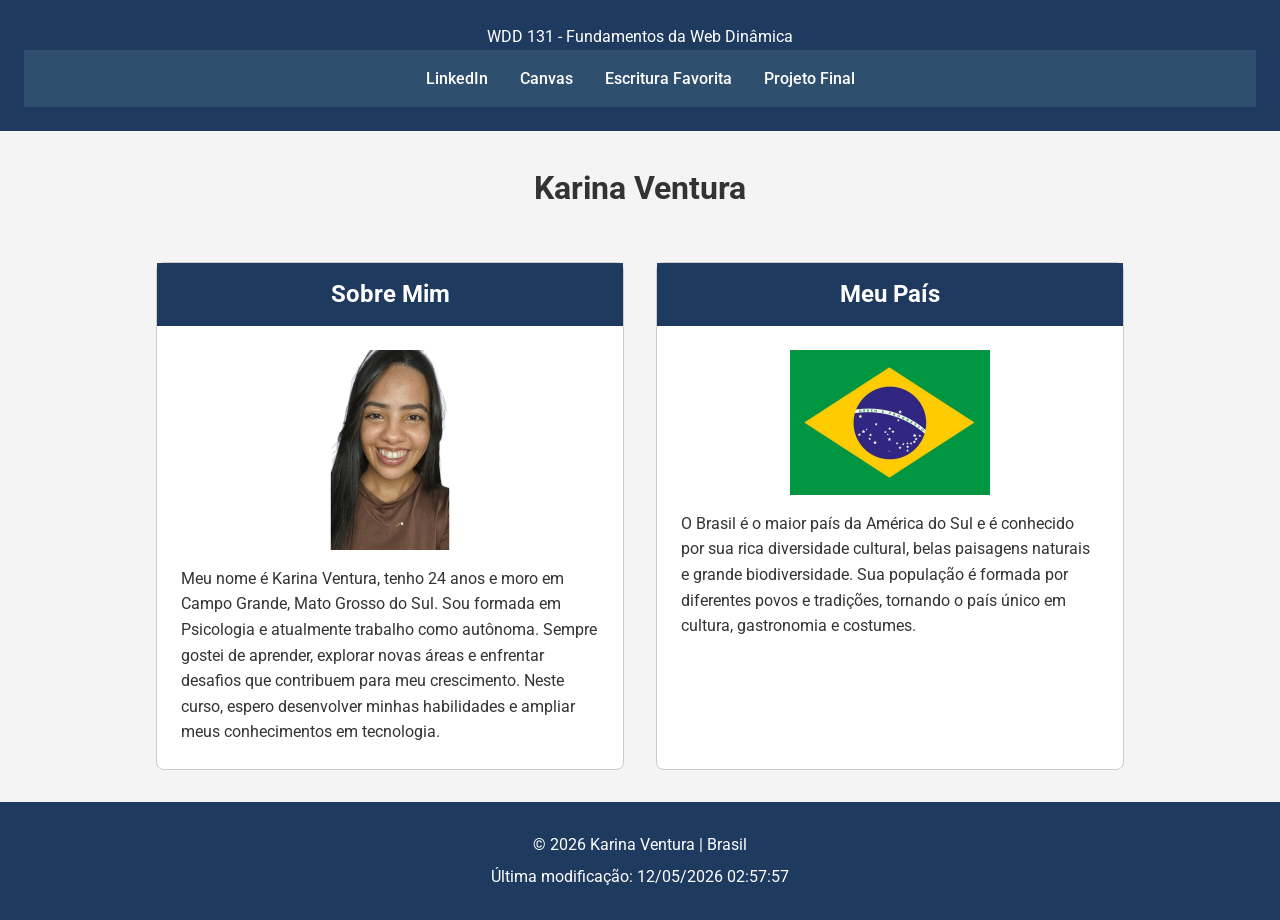
<file: index.html>
<!DOCTYPE html>
<html lang="pt-BR">

<head>
    <meta charset="UTF-8">
    <meta name="viewport" content="width=device-width, initial-scale=1.0">
    <title>WDD 131 - Fundamentos da Web Dinâmica - Karina Ventura</title>
    <meta name="description"
        content="WDD 131 - Fundamentos da Web Dinâmica. Karina Ventura. Página inicial do curso com apresentação pessoal, recursos do curso e projeto final.">
    <meta name="author" content="Karina Ventura">
    <link rel="preconnect" href="https://fonts.googleapis.com">
    <link rel="preconnect" href="https://fonts.gstatic.com" crossorigin>
    <link href="https://fonts.googleapis.com/css2?family=Roboto:wght@300;400;500;700&family=Merriweather:wght@700&display=swap"
        rel="stylesheet">
    <link rel="stylesheet" href="estilos/base.css">
    <script src="scripts/obterdatas.js" defer></script>

</head>

<body>

    <header>

         <span id="course-title">
        WDD 131 - Fundamentos da Web Dinâmica
    </span>

        <nav>

            <a href="https://www.linkedin.com/in/karina-evelyn-ventura-de-oliveira-9942063a8" target="_blank">LinkedIn</a>

            <a href="https://byupw.instructure.com/" target="_blank">Canvas</a>

            <a href="https://www.churchofjesuschrist.org/study/scriptures/nt/matt/25?lang=por&id=p20-p23#p20" target="_blank">Escritura Favorita</a>

            <a href="#">Projeto Final</a>

        </nav>

    </header>

    <main>

        <h1>Karina Ventura</h1>

        <section class="card">

            <h2>Sobre Mim</h2>

            <img src="imagens/perfil.jpg" alt="Foto de Karina">

            <p>
                Meu nome é Karina Ventura, tenho 24 anos e moro em Campo Grande, Mato Grosso do Sul. Sou formada em Psicologia e atualmente trabalho como autônoma. Sempre gostei de aprender, explorar novas áreas e enfrentar desafios que contribuem para meu crescimento. Neste curso, espero desenvolver minhas habilidades e ampliar meus conhecimentos em tecnologia.
            </p>

        </section>

        <section class="card">

            <h2>Meu País</h2>

            <img src="imagens/bandeira.jpg" alt="Bandeira do Brasil">

            <p>
                O Brasil é o maior país da América do Sul e é conhecido por sua rica diversidade cultural, belas paisagens naturais e grande biodiversidade. Sua população é formada por diferentes povos e tradições, tornando o país único em cultura, gastronomia e costumes.
            </p>

        </section>

    </main>

    <footer>

        <p>
            &copy;
            <span id="anoAtual"></span>
            Karina Ventura | Brasil
        </p>

        <p id="ultimaModificacao"></p>

    </footer>

</body>

</html>
</file>
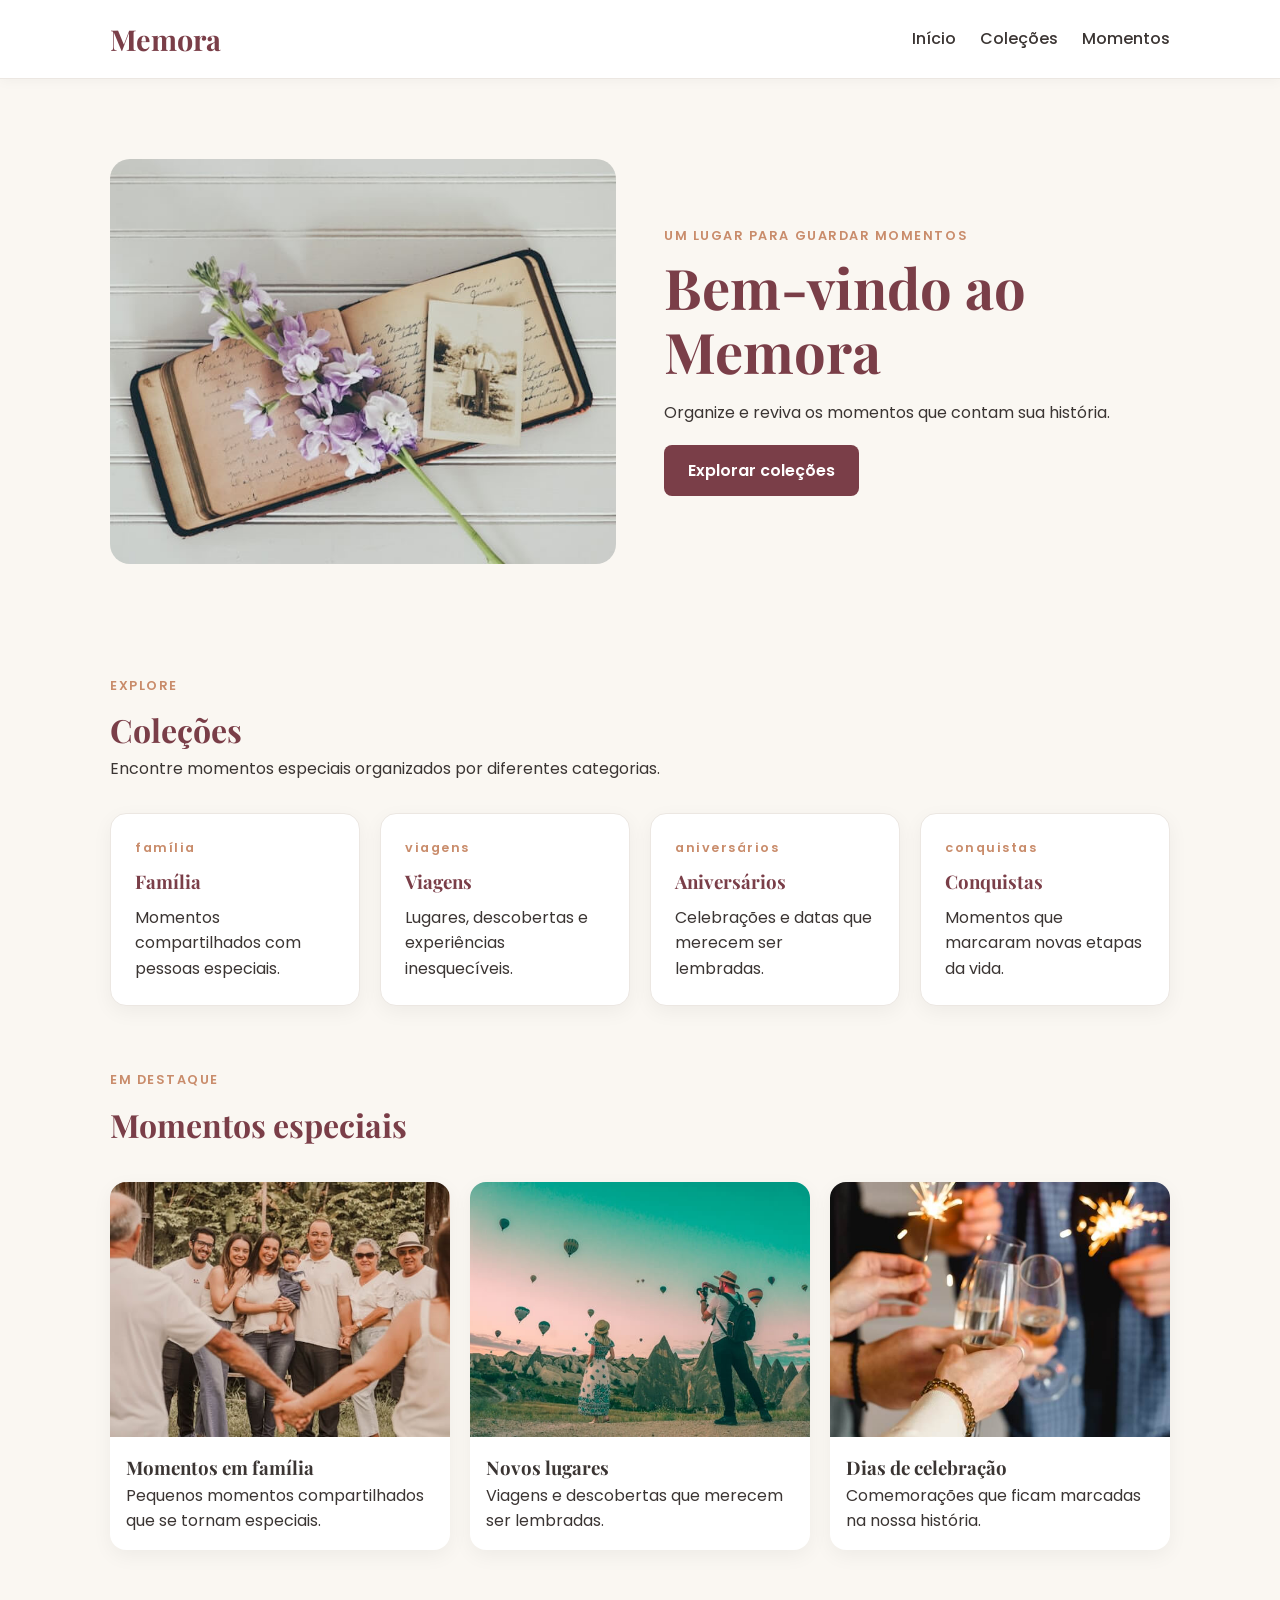
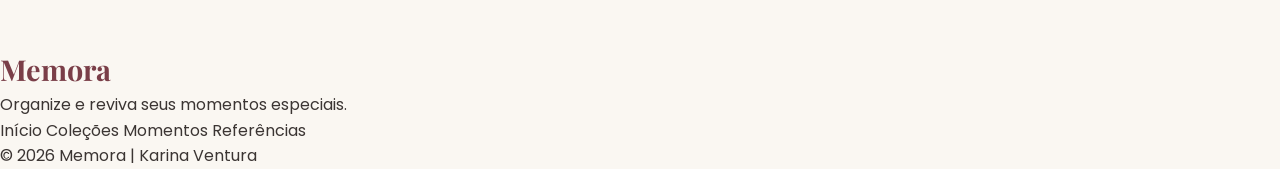
<file: projeto/index.html>
<!DOCTYPE html>
<html lang="pt-BR">
<head>
    <meta charset="UTF-8">
    <meta name="viewport" content="width=device-width, initial-scale=1.0">
    <meta name="description" content="Memora é um álbum digital para organizar e revisitar momentos especiais por meio de coleções, galerias e uma linha do tempo.">
    <meta name="author" content="Karina Ventura">

    <title>Memora | Álbum Digital</title>

    <link rel="preconnect" href="https://fonts.googleapis.com">
    <link rel="preconnect" href="https://fonts.gstatic.com" crossorigin>
    <link href="https://fonts.googleapis.com/css2?family=Playfair+Display:wght@600;700&family=Poppins:wght@400;500;600&display=swap" rel="stylesheet">
    <link rel="stylesheet" href="../estilos/projeto.css">

    <script src="../scripts/projeto.js" defer></script>
</head>

<body>

    <header>
        <div class="header-content">

            <a class="logo" href="index.html">Memora</a>

            <button class="menu-button" type="button" aria-label="Abrir menu">
                ☰
            </button>

            <nav>
                <a href="index.html">Início</a>
                <a href="colecoes.html">Coleções</a>
                <a href="momentos.html">Momentos</a>
            </nav>

        </div>
    </header>

    <main>

        <section class="hero">
            <div class="hero-image">

                <img src="../imagens/hero.jpg" alt="Álbum de fotografias representando momentos especiais">
           
            </div>

            <div class="hero-content">
                <p class="eyebrow">UM LUGAR PARA GUARDAR MOMENTOS</p>

                <h1>Bem-vindo ao Memora</h1>

                <p>
                    Organize e reviva os momentos que contam sua história.
                </p>

                <a class="button" href="colecoes.html">
                    Explorar coleções
                </a>
            </div>
        </section>


        <section class="collections">
            <div class="section-heading">
                <p class="eyebrow">EXPLORE</p>
                <h2>Coleções</h2>
                <p>
                    Encontre momentos especiais organizados por diferentes
                    categorias.
                </p>
            </div>

            <div id="collection-container" class="collection-grid">
            </div>
        </section>


        <section class="featured">
            <div class="section-heading">
                <p class="eyebrow">EM DESTAQUE</p>
                <h2>Momentos especiais</h2>
            </div>

            <div id="featured-container" class="photo-grid">
            </div>
        </section>

    </main>


    <footer>

        <div class="footer-content">

            <div>
                <a class="logo" href="index.html">Memora</a>

                <p>
                    Organize e reviva seus momentos especiais.
                </p>
            </div>

            <nav>
                <a href="index.html">Início</a>
                <a href="colecoes.html">Coleções</a>
                <a href="momentos.html">Momentos</a>
                <a href="referencias.html">Referências</a>
            </nav>

        </div>

        <p class="copyright">
            &copy; 2026 Memora | Karina Ventura
        </p>

    </footer>

</body>
</html>
</file>
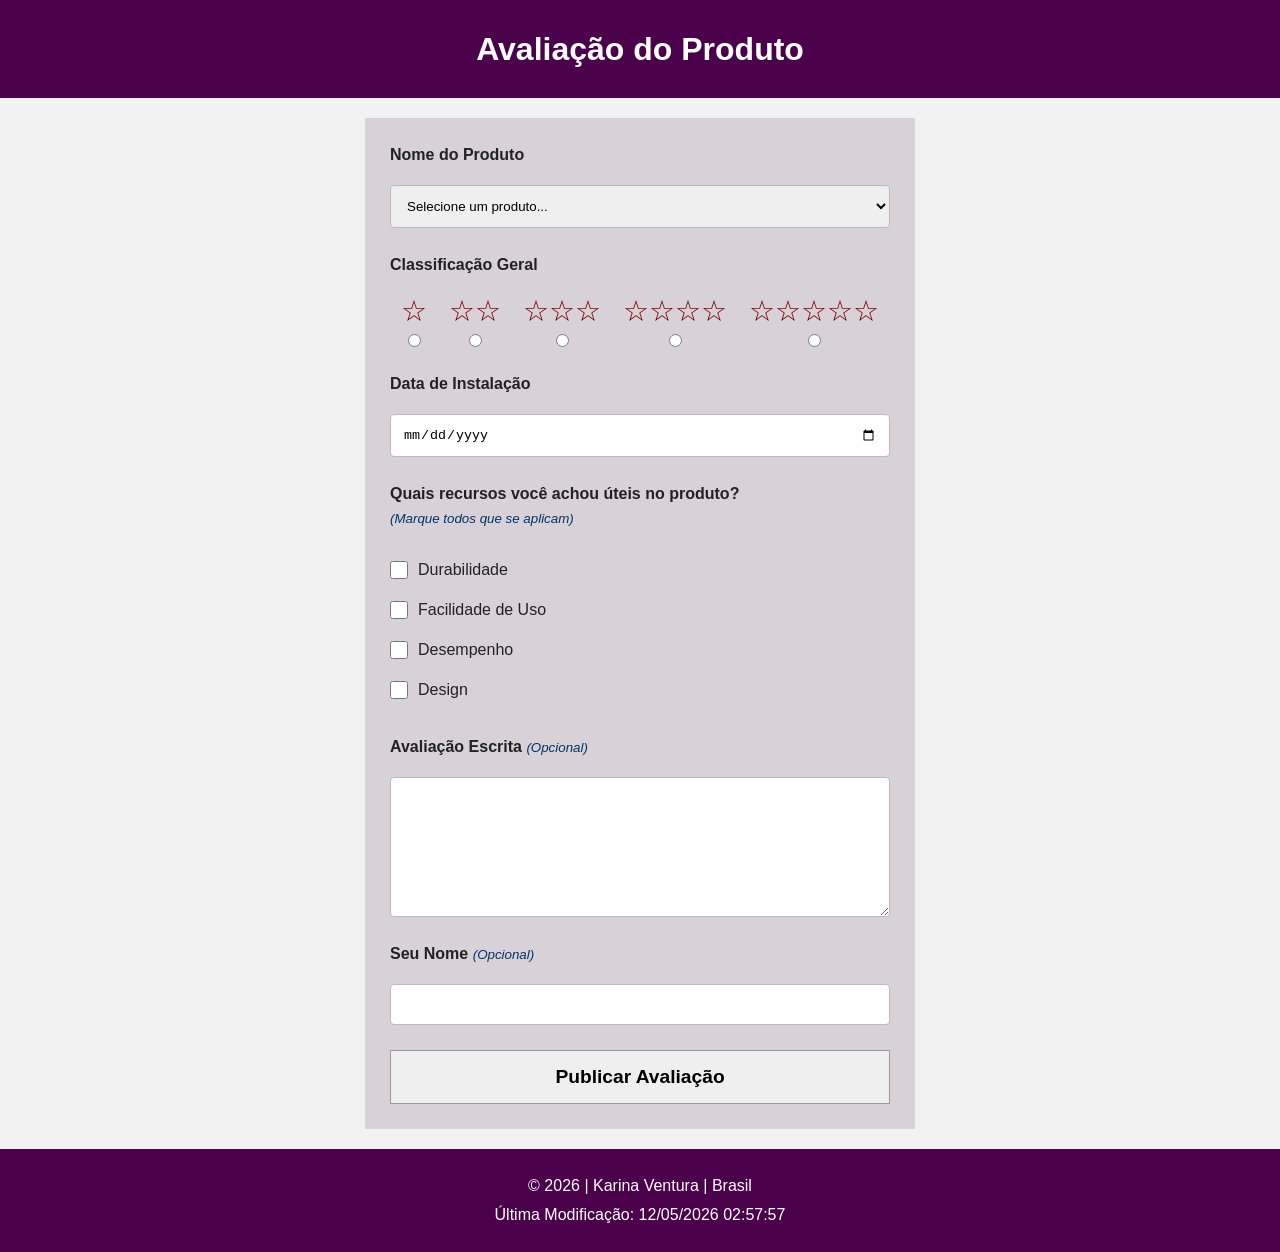
<file: formulario.html>
<!DOCTYPE html>
<html lang="pt-BR">
<head>
    <meta charset="UTF-8">
    <meta name="viewport" content="width=device-width, initial-scale=1.0">
    <meta name="description" content="Formulário para avaliação de produtos com classificação, comentários e recursos úteis.">
    <meta name="author" content="Karina Ventura">

    <title>Formulário de Avaliação</title>

    <link rel="stylesheet" href="estilos/formulario.css">

    <script src="scripts/formulario.js" defer></script>
</head>

<body>

    <header>
        <h1>Avaliação do Produto</h1>
    </header>

    <main>

        <form method="get" action="avaliacao.html">

            <div class="campo">

                <label for="produto">
                    Nome do Produto 
                </label>

                <select id="produto" name="produto" required>
                    <option value="" selected disabled>Selecione um produto...</option>
                </select>

            </div>

            <div class="campo">

                <label>
                    Classificação Geral 
                </label>

               <div class="rating">

                    <label for="star1">
                        <span>&star;</span>
                        <input type="radio" id="star1" name="classificacao" value="1" required>
                    </label>

                    <label for="star2">
                        <span>&star;&star;</span>
                        <input type="radio" id="star2" name="classificacao" value="2" required>
                    </label>

                    <label for="star3">
                        <span>&star;&star;&star;</span>
                        <input type="radio" id="star3" name="classificacao" value="3" required>
                    </label>

                    <label for="star4">
                        <span>&star;&star;&star;&star;</span>
                        <input type="radio" id="star4" name="classificacao" value="4" required>
                    </label>

                    <label for="star5">
                        <span>&star;&star;&star;&star;&star;</span>
                        <input type="radio" id="star5" name="classificacao" value="5" required>
                    </label>

                </div>

            </div>

            <div class="campo">

                <label for="data">
                    Data de Instalação 
                </label>

                <input
                    type="date"
                    id="data"
                    name="data"
                    required>

            </div>

            <div class="campo">

                <label>
                    Quais recursos você achou úteis no produto?
                    <br>
                    <small>(Marque todos que se aplicam)</small>
                </label>

                <div class="features">

                    <label for="durabilidade">
                        <input type="checkbox" id="durabilidade" name="recursos" value="Durabilidade">
                        Durabilidade
                    </label>

                    <label for="facilidade">
                        <input type="checkbox" id="facilidade" name="recursos" value="Facilidade de Uso">
                        Facilidade de Uso
                    </label>

                    <label for="desempenho">
                        <input type="checkbox" id="desempenho" name="recursos" value="Desempenho">
                        Desempenho
                    </label>

                    <label for="design">
                        <input type="checkbox" id="design" name="recursos" value="Design">
                        Design
                    </label>

                </div>

            </div>

            <div class="campo">

                <label for="comentario">
                    Avaliação Escrita
                    <small>(Opcional)</small>
                </label>

                <textarea
                    id="comentario"
                    name="comentario"
                    rows="6"></textarea>

            </div>

            <div class="campo">

                <label for="usuario">
                    Seu Nome
                    <small>(Opcional)</small>
                </label>

                <input
                    type="text"
                    id="usuario"
                    name="usuario">

            </div>

            <input
                class="botao"
                type="submit"
                value="Publicar Avaliação">

        </form>

    </main>

    <footer>

        <p>
            © <span id="ano"></span> | Karina Ventura | Brasil
        </p>

        <p id="ultima"></p>

    </footer>

</body>

</html>
</file>
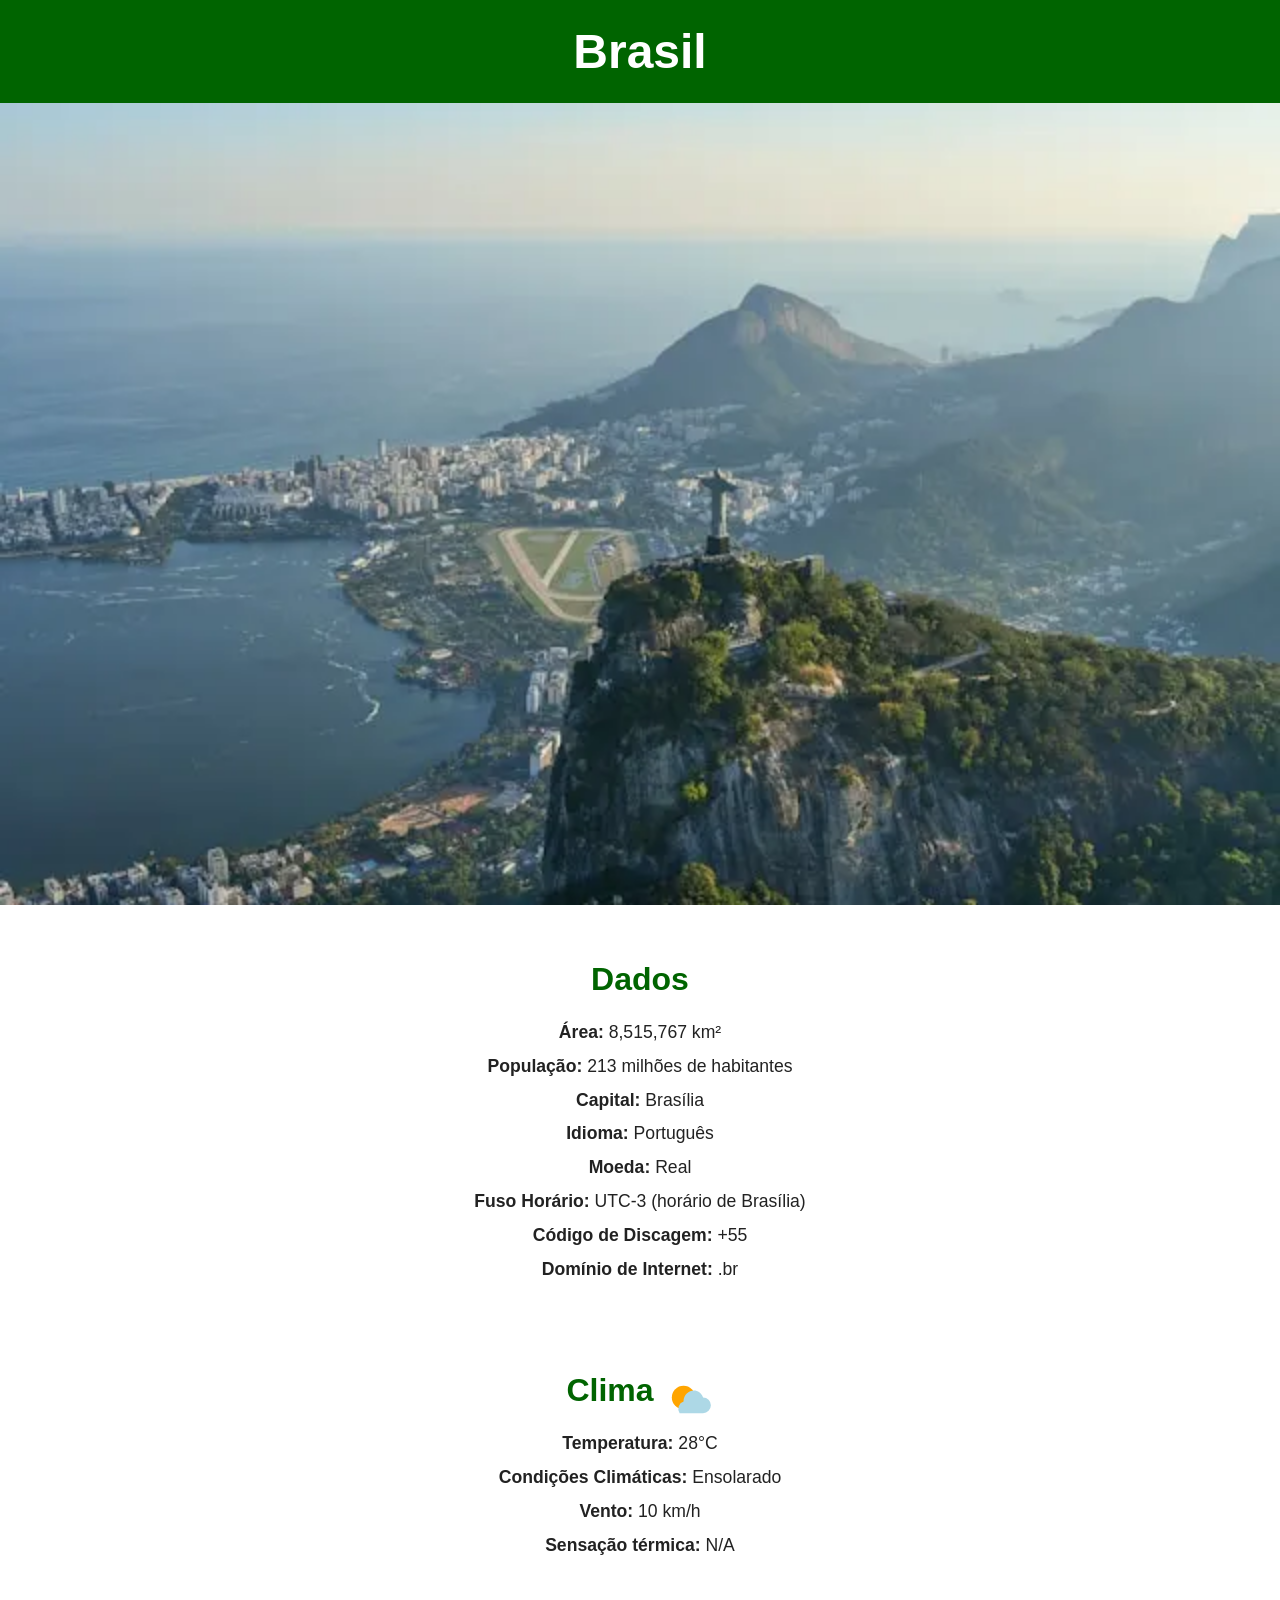
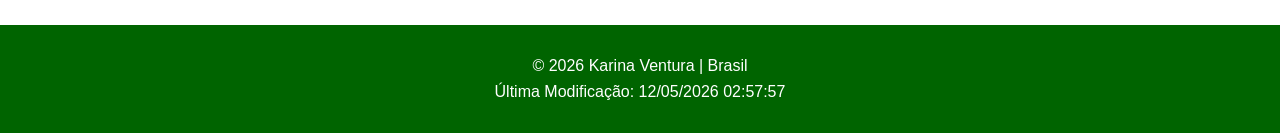
<file: local.html>
<!DOCTYPE html>
<html lang="pt-BR">

<head>
    <meta charset="UTF-8">
    <meta name="viewport" content="width=device-width, initial-scale=1.0">
    <title>Brasil - Página do País</title>
    <meta name="description" content="Informações sobre o Brasil, incluindo dados da população, capital, idioma, moeda, clima e características do país.">
    <meta name="author" content="Karina Ventura">
    
    <link rel="stylesheet" href="estilos/local.css">
    <script src="scripts/local.js" defer></script>

</head>

<body>

    <header>
        <h1>Brasil</h1>
    </header>

    <main>
        <section class="hero">

            <picture>

                <source 
                    media="(max-width: 600px)" 
                    srcset="imagens/brasil-small.webp">


                <img 
                    src="imagens/brasil.webp" alt="Foto do Cristo Redentor no Brasil">


            </picture>

        </section>

        <section class="data">
            <h2>Dados</h2>

            <div class="information">

                <p>
                    <span>Área:</span> 8,515,767 km²
                </p>

                <p>
                    <span>População:</span> 213 milhões de habitantes
                </p>

                <p>
                    <span>Capital:</span> Brasília
                </p>

                <p>
                    <span>Idioma:</span> Português
                </p>

                <p>
                    <span>Moeda:</span> Real
                </p>

                <p>
                    <span>Fuso Horário:</span> UTC-3 (horário de Brasília)
                </p>

                <p>
                    <span>Código de Discagem:</span> +55
                </p>

                <p>
                    <span>Domínio de Internet:</span> .br
                </p>


            </div>


        </section>

        <section class="weather">

            <div class="weather-title">

                <h2>Clima</h2>

                <img src="imagens/clima.svg" alt="Ícone de Clima">

            </div>


            <div class="information">

                <p>
                    <span>Temperatura:</span> 28°C
                </p>

                <p>
                    <span>Condições Climáticas:</span> Ensolarado
                </p>

                <p>
                    <span>Vento:</span> 10 km/h
                </p>

                <p>
                    <span>Sensação térmica:</span>
                    <span id="windchill"></span>
                </p>

            </div>

        </section>

    </main>

    <footer>

        <p>
                &copy;
                <span id="anoAtual"></span>
                Karina Ventura | Brasil
            </p>

            <p id="ultimaModificacao"></p>


    </footer>

</body>


</html>
</file>
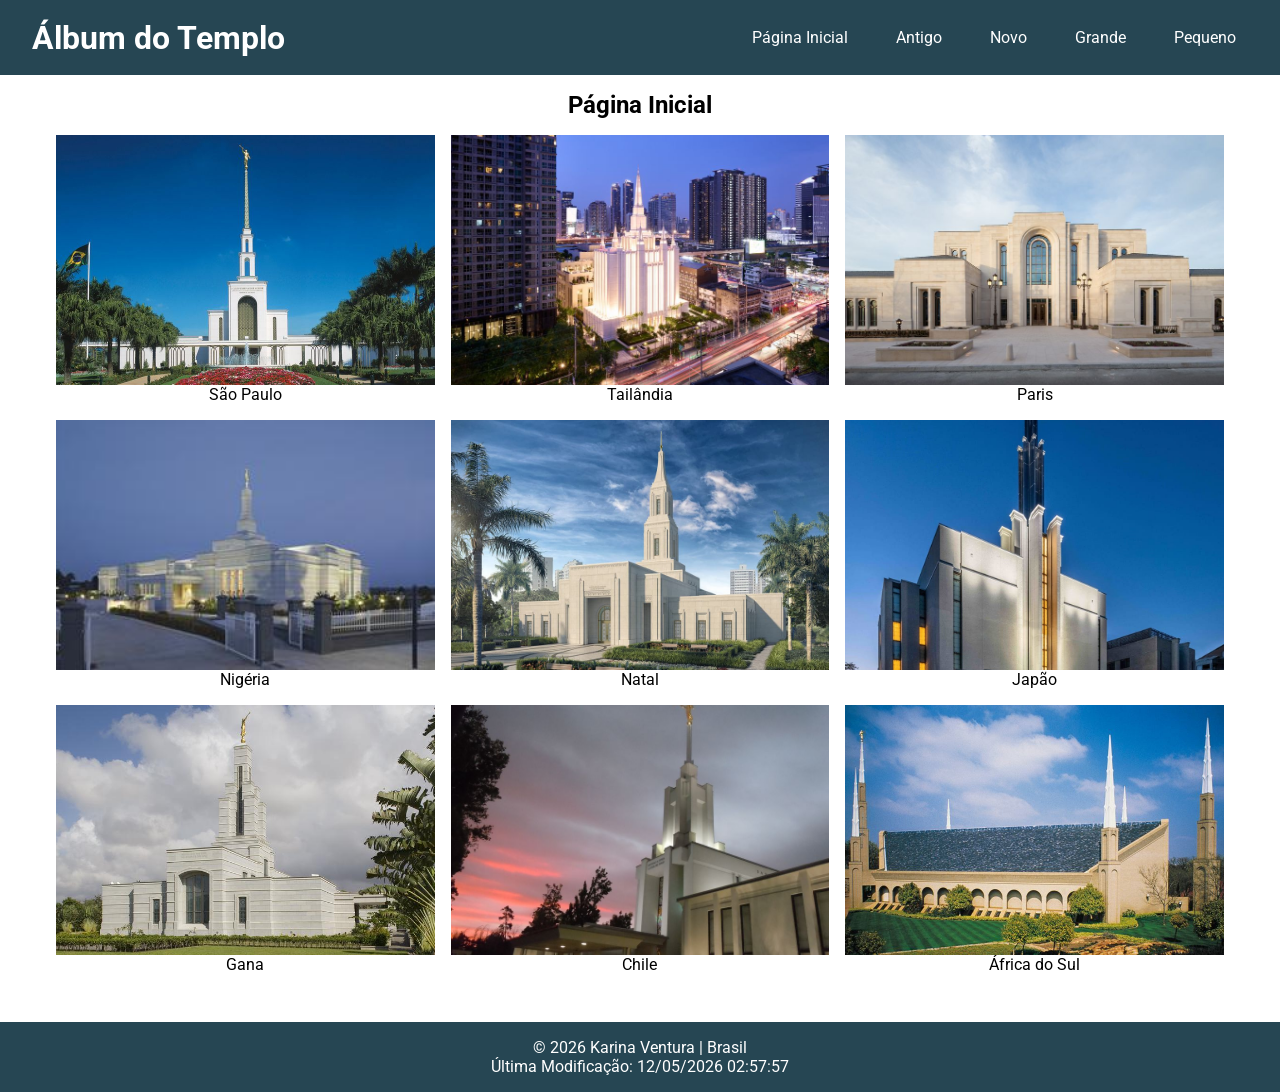
<file: templos.html>
<!DOCTYPE html>
<html lang="pt-br">
<head>
    <meta charset="UTF-8">
    <meta name="viewport" content="width=device-width, initial-scale=1.0">
    <meta name="description" content="Álbum com imagens de Templos de diversos países responsivo para navegação adaptável.">
    <meta name="author" content="Karina Ventura">

    <title>Álbum do Templo</title>

    <link rel="preconnect" href="https://fonts.googleapis.com">
    <link rel="preconnect" href="https://fonts.gstatic.com" crossorigin>
    <link href="https://fonts.googleapis.com/css2?family=Roboto:wght@400;700&display=swap" rel="stylesheet">
    
    <link rel="stylesheet" href="estilos/templos.css">
    <link rel="stylesheet" href="estilos/templos-grande.css">
    

    <script src="scripts/templos.js" defer></script>

    
</head>

<body>

    <header>
        <h1>Álbum do Templo</h1>

        <button id="menu" aria-label="Menu">☰</button>

        <nav class="navigation">
            <a href="#">Página Inicial</a>
            <a href="#">Antigo</a>
            <a href="#">Novo</a>
            <a href="#">Grande</a>
            <a href="#">Pequeno</a>
        </nav>
    </header>

    <main>
        <h2>Página Inicial</h2>

        <div class="galeria">

            <figure>
                <img src="imagens/templo-sao-paulo.jpg" alt="Templo São Paulo">
                <figcaption>São Paulo</figcaption>
            </figure>

            <figure>
                <img src="imagens/templo-tailandia.jpg" alt="Templo Tailândia">
                <figcaption>Tailândia</figcaption>
            </figure>

            <figure>
                <img src="imagens/templo-paris.jpg" alt="Templo Paris">
                <figcaption>Paris</figcaption>
            </figure>

            <figure>
                <img src="imagens/templo-nigeria.jpg" alt="Templo Nigéria">
                <figcaption>Nigéria</figcaption>
            </figure>

            <figure>
                <img src="imagens/templo-natal.jpg" alt="Templo Natal">
                <figcaption>Natal</figcaption>
            </figure>

            <figure>
                <img src="imagens/templo-japao.jpg" alt="Templo Japão">
                <figcaption>Japão</figcaption>
            </figure>

            <figure>
                <img src="imagens/templo-gana.jpg" alt="Templo Gana">
                <figcaption>Gana</figcaption>
            </figure>

            <figure>
                <img src="imagens/templo-chile.jpg" alt="Templo Chile">
                <figcaption>Chile</figcaption>
            </figure>

            <figure>
                <img src="imagens/templo-africa.jpg" alt="Templo África do Sul">
                <figcaption>África do Sul</figcaption>
            </figure>

        </div>
    </main>

    <footer>

            <p>
                &copy;
                <span id="anoAtual"></span>
                Karina Ventura | Brasil
            </p>

            <p id="ultimaModificacao"></p>

    </footer>


</body>
</html>
</file>
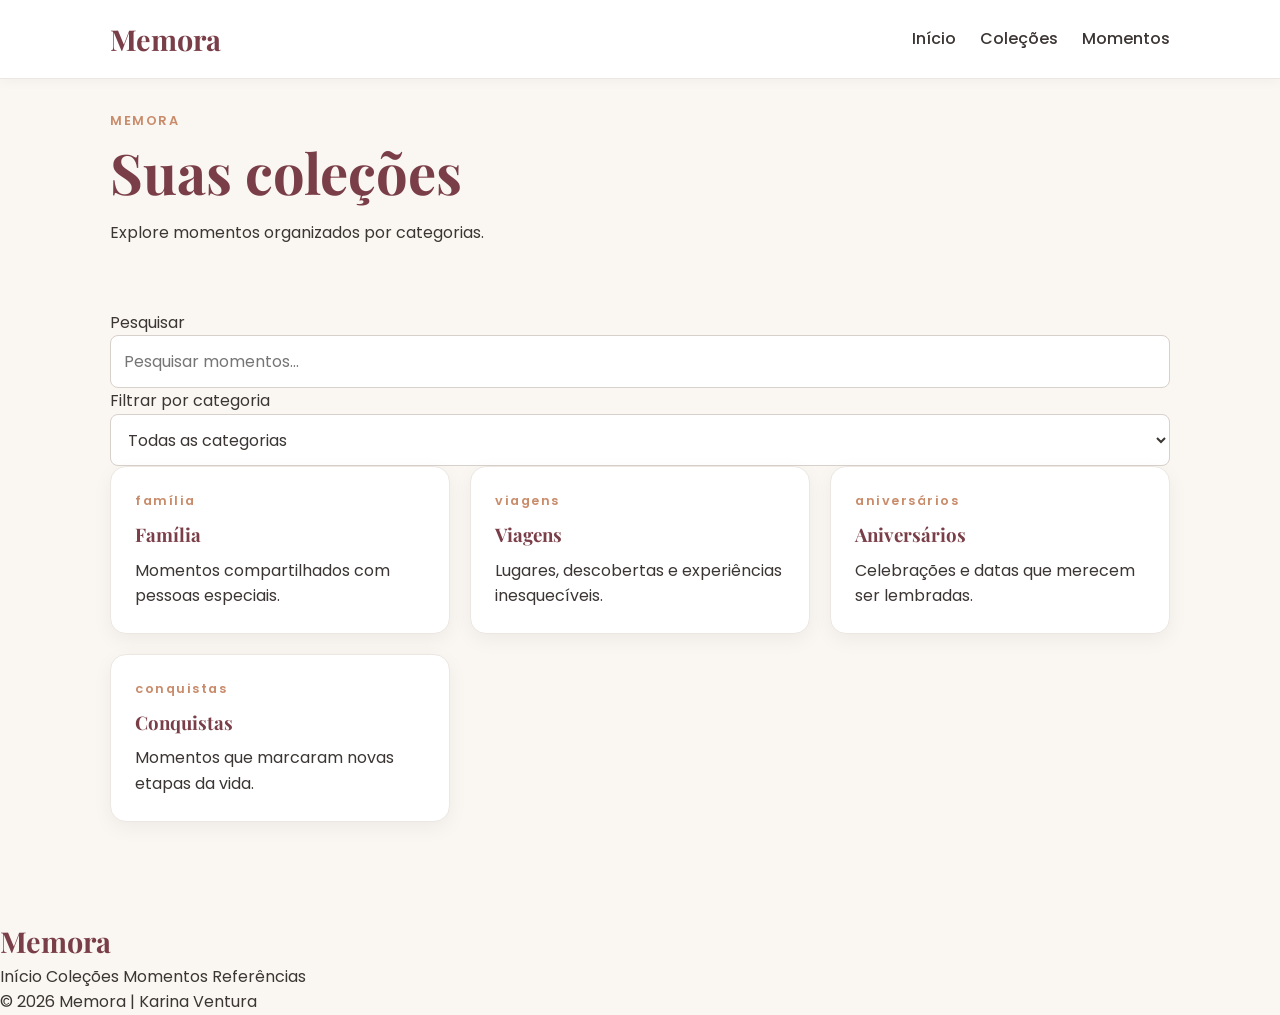
<file: projeto/colecoes.html>
<!DOCTYPE html>
<html lang="pt-BR">
<head>
    <meta charset="UTF-8">
    <meta name="viewport" content="width=device-width, initial-scale=1.0">
    <meta name="description" content="Explore as coleções do Memora e encontre momentos especiais organizados por categorias.">
    <meta name="author" content="Karina Ventura">

    <title>Memora | Coleções</title>

    <link rel="preconnect" href="https://fonts.googleapis.com">
    <link rel="preconnect" href="https://fonts.gstatic.com" crossorigin>
    <link href="https://fonts.googleapis.com/css2?family=Playfair+Display:wght@600;700&family=Poppins:wght@400;500;600&display=swap" rel="stylesheet">
    <link rel="stylesheet" href="../estilos/projeto.css">

    <script src="../scripts/projeto.js" defer></script>
</head>

<body>

    <header>
        <div class="header-content">

            <a class="logo" href="index.html">Memora</a>

            <button class="menu-button" type="button" aria-label="Abrir menu">
                ☰
            </button>

            <nav>
                <a href="index.html">Início</a>
                <a href="colecoes.html">Coleções</a>
                <a href="momentos.html">Momentos</a>
            </nav>

        </div>
    </header>

    <main>

        <section class="page-intro">
            <p class="eyebrow">MEMORA</p>
            <h1>Suas coleções</h1>
            <p>
                Explore momentos organizados por categorias.
            </p>
        </section>

        <section>

            <div class="search-area">

                <label for="search">Pesquisar</label>

                <input
                    type="search"
                    id="search"
                    placeholder="Pesquisar momentos..."
                >

                <label for="category-filter">Filtrar por categoria</label>

                <select id="category-filter">
                    <option value="all">Todas as categorias</option>
                </select>

            </div>

            <div id="collection-results" class="photo-grid">
            </div>

        </section>

    </main>

    <footer>

        <div class="footer-content">

            <a class="logo" href="index.html">Memora</a>

            <nav>
                <a href="index.html">Início</a>
                <a href="colecoes.html">Coleções</a>
                <a href="momentos.html">Momentos</a>
                <a href="referencias.html">Referências</a>
            </nav>

        </div>

        <p class="copyright">
            &copy; 2026 Memora | Karina Ventura
        </p>

    </footer>

</body>
</html>
</file>
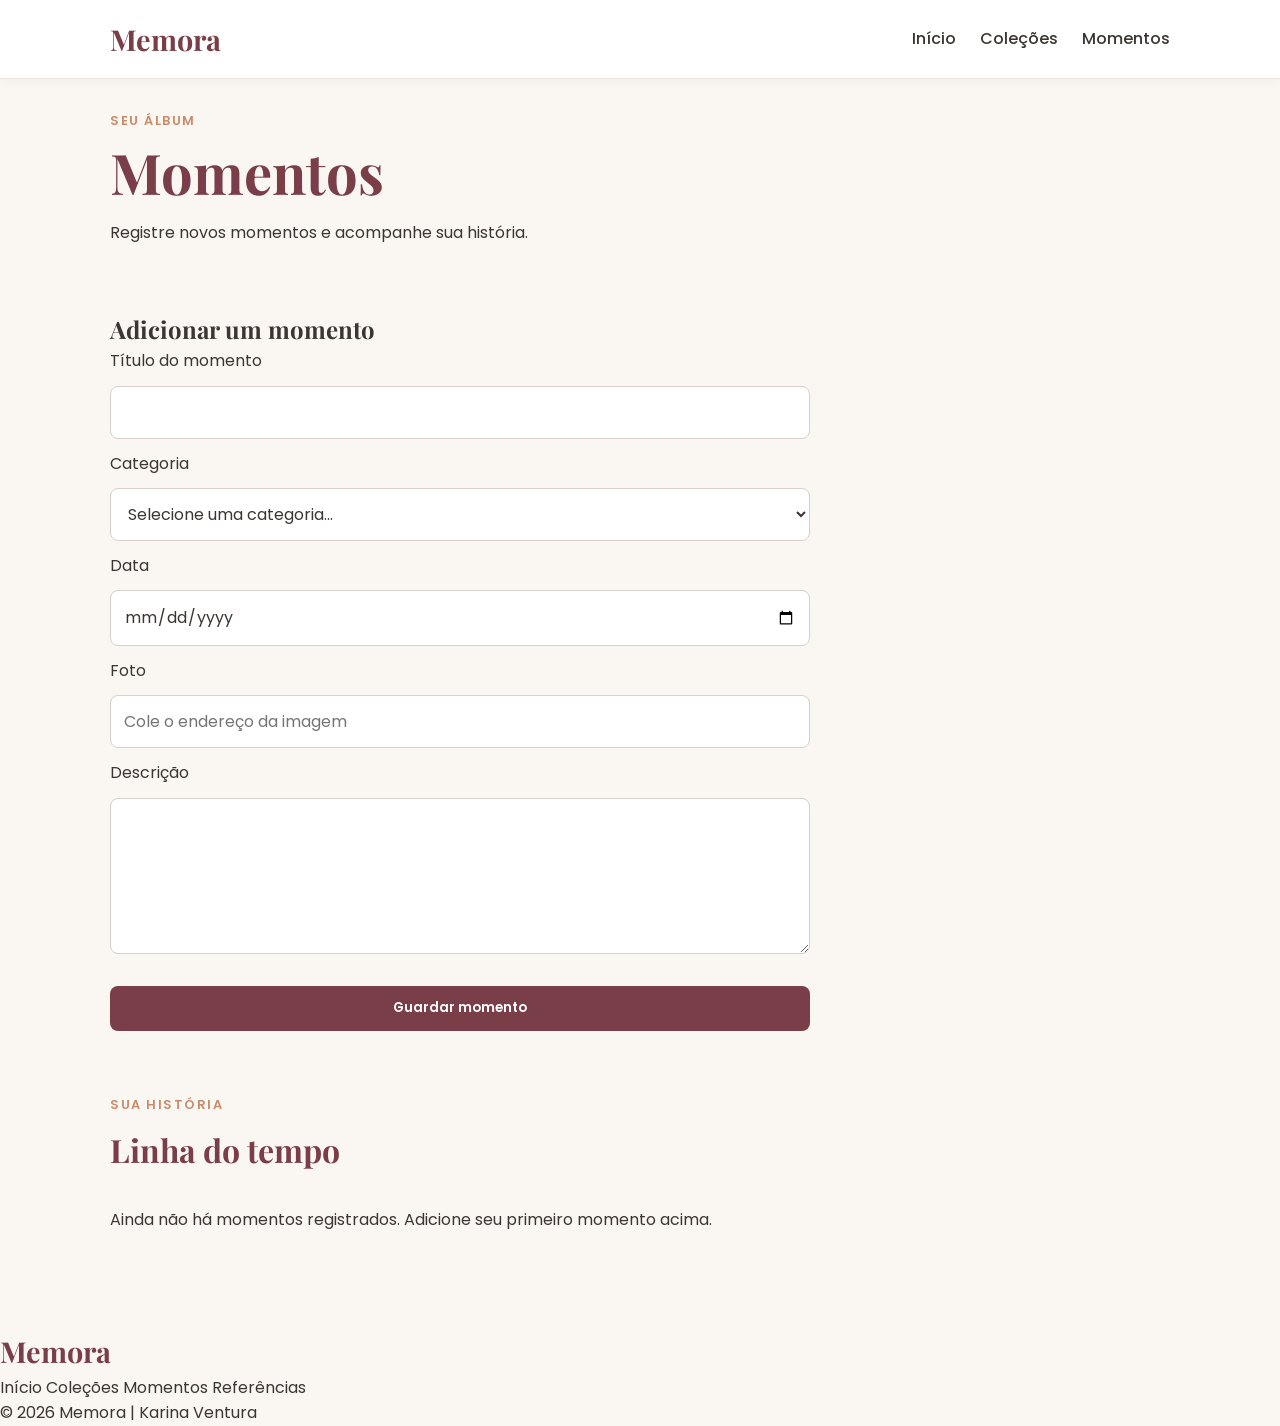
<file: projeto/momentos.html>
<!DOCTYPE html>
<html lang="pt-BR">
<head>
    <meta charset="UTF-8">
    <meta name="viewport" content="width=device-width, initial-scale=1.0">
    <meta name="description" content="Adicione e organize momentos especiais no seu álbum digital Memora.">
    <meta name="author" content="Karina Ventura">

    <title>Memora | Momentos</title>

    <link rel="preconnect" href="https://fonts.googleapis.com">
    <link rel="preconnect" href="https://fonts.gstatic.com" crossorigin>
    <link href="https://fonts.googleapis.com/css2?family=Playfair+Display:wght@600;700&family=Poppins:wght@400;500;600&display=swap" rel="stylesheet">
    <link rel="stylesheet" href="../estilos/projeto.css">

    <script src="../scripts/projeto.js" defer></script>
</head>

<body>

    <header>
        <div class="header-content">

            <a class="logo" href="index.html">Memora</a>

            <button class="menu-button" type="button" aria-label="Abrir menu">
                ☰
            </button>

            <nav>
                <a href="index.html">Início</a>
                <a href="colecoes.html">Coleções</a>
                <a href="momentos.html">Momentos</a>
            </nav>

        </div>
    </header>

    <main>

        <section class="page-intro">
            <p class="eyebrow">SEU ÁLBUM</p>
            <h1>Momentos</h1>
            <p>
                Registre novos momentos e acompanhe sua história.
            </p>
        </section>


        <section>

            <h2>Adicionar um momento</h2>

            <form id="moment-form">

                <label for="moment-title">
                    Título do momento
                </label>

                <input
                    type="text"
                    id="moment-title"
                    name="moment-title"
                    required
                >


                <label for="moment-category">
                    Categoria
                </label>

                <select
                    id="moment-category"
                    name="moment-category"
                    required
                >
                    <option value="" selected disabled>
                        Selecione uma categoria...
                    </option>

                    <option value="família">Família</option>
                    <option value="viagens">Viagens</option>
                    <option value="aniversários">Aniversários</option>
                    <option value="conquistas">Conquistas</option>
                </select>


                <label for="moment-date">
                    Data
                </label>

                <input
                    type="date"
                    id="moment-date"
                    name="moment-date"
                    required
                >

                <label for="moment-image">
                    Foto
                </label>

                <input
                    type="url"
                    id="moment-image"
                    name="moment-image"
                    placeholder="Cole o endereço da imagem"
                >

                <label for="moment-description">
                    Descrição
                </label>

                <textarea
                    id="moment-description"
                    name="moment-description"
                    rows="5"
                    required
                ></textarea>


                <button class="button" type="submit">
                    Guardar momento
                </button>

            </form>

        </section>


        <section>

            <div class="section-heading">
                <p class="eyebrow">SUA HISTÓRIA</p>
                <h2>Linha do tempo</h2>
            </div>

            <div id="timeline">
            </div>

        </section>

    </main>


    <footer>

        <div class="footer-content">

            <a class="logo" href="index.html">Memora</a>

            <nav>
                <a href="index.html">Início</a>
                <a href="colecoes.html">Coleções</a>
                <a href="momentos.html">Momentos</a>
                <a href="referencias.html">Referências</a>
            </nav>

        </div>

        <p class="copyright">
            &copy; 2026 Memora | Karina Ventura
        </p>

    </footer>

</body>
</html>
</file>
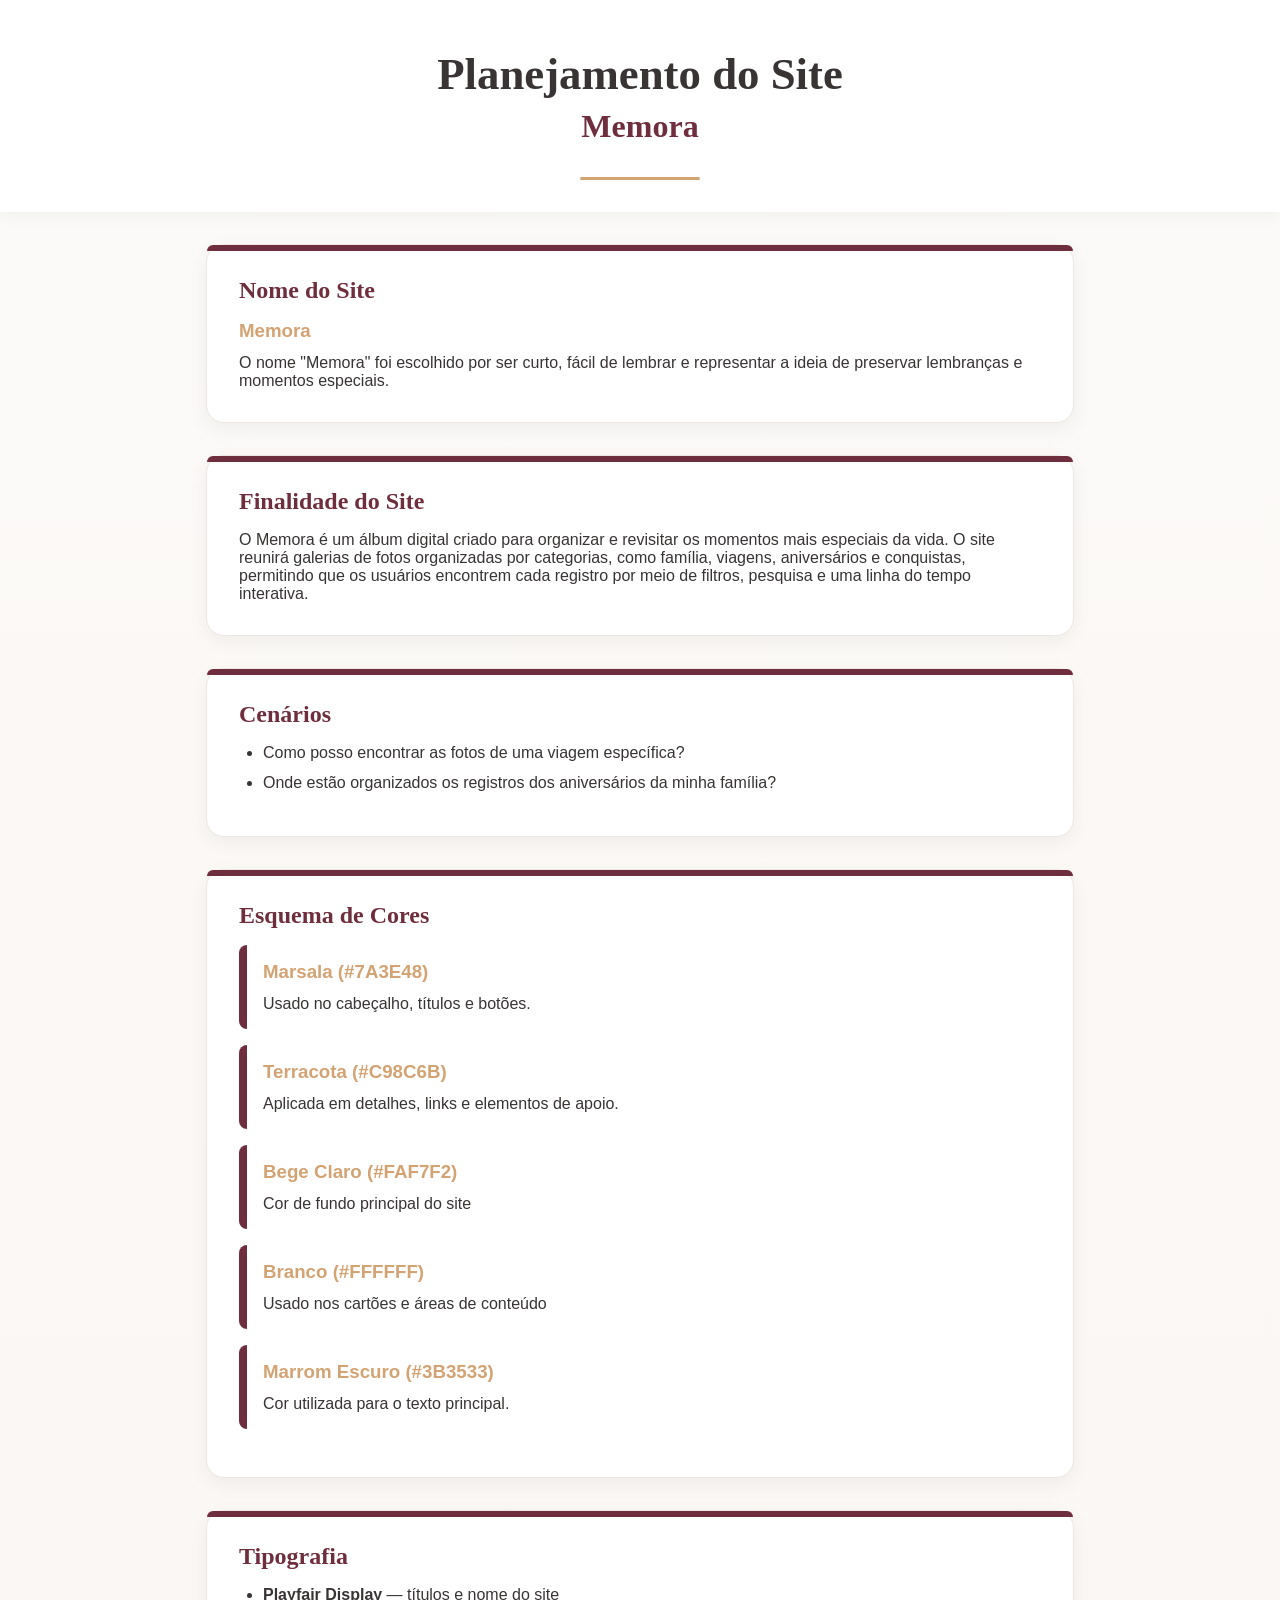
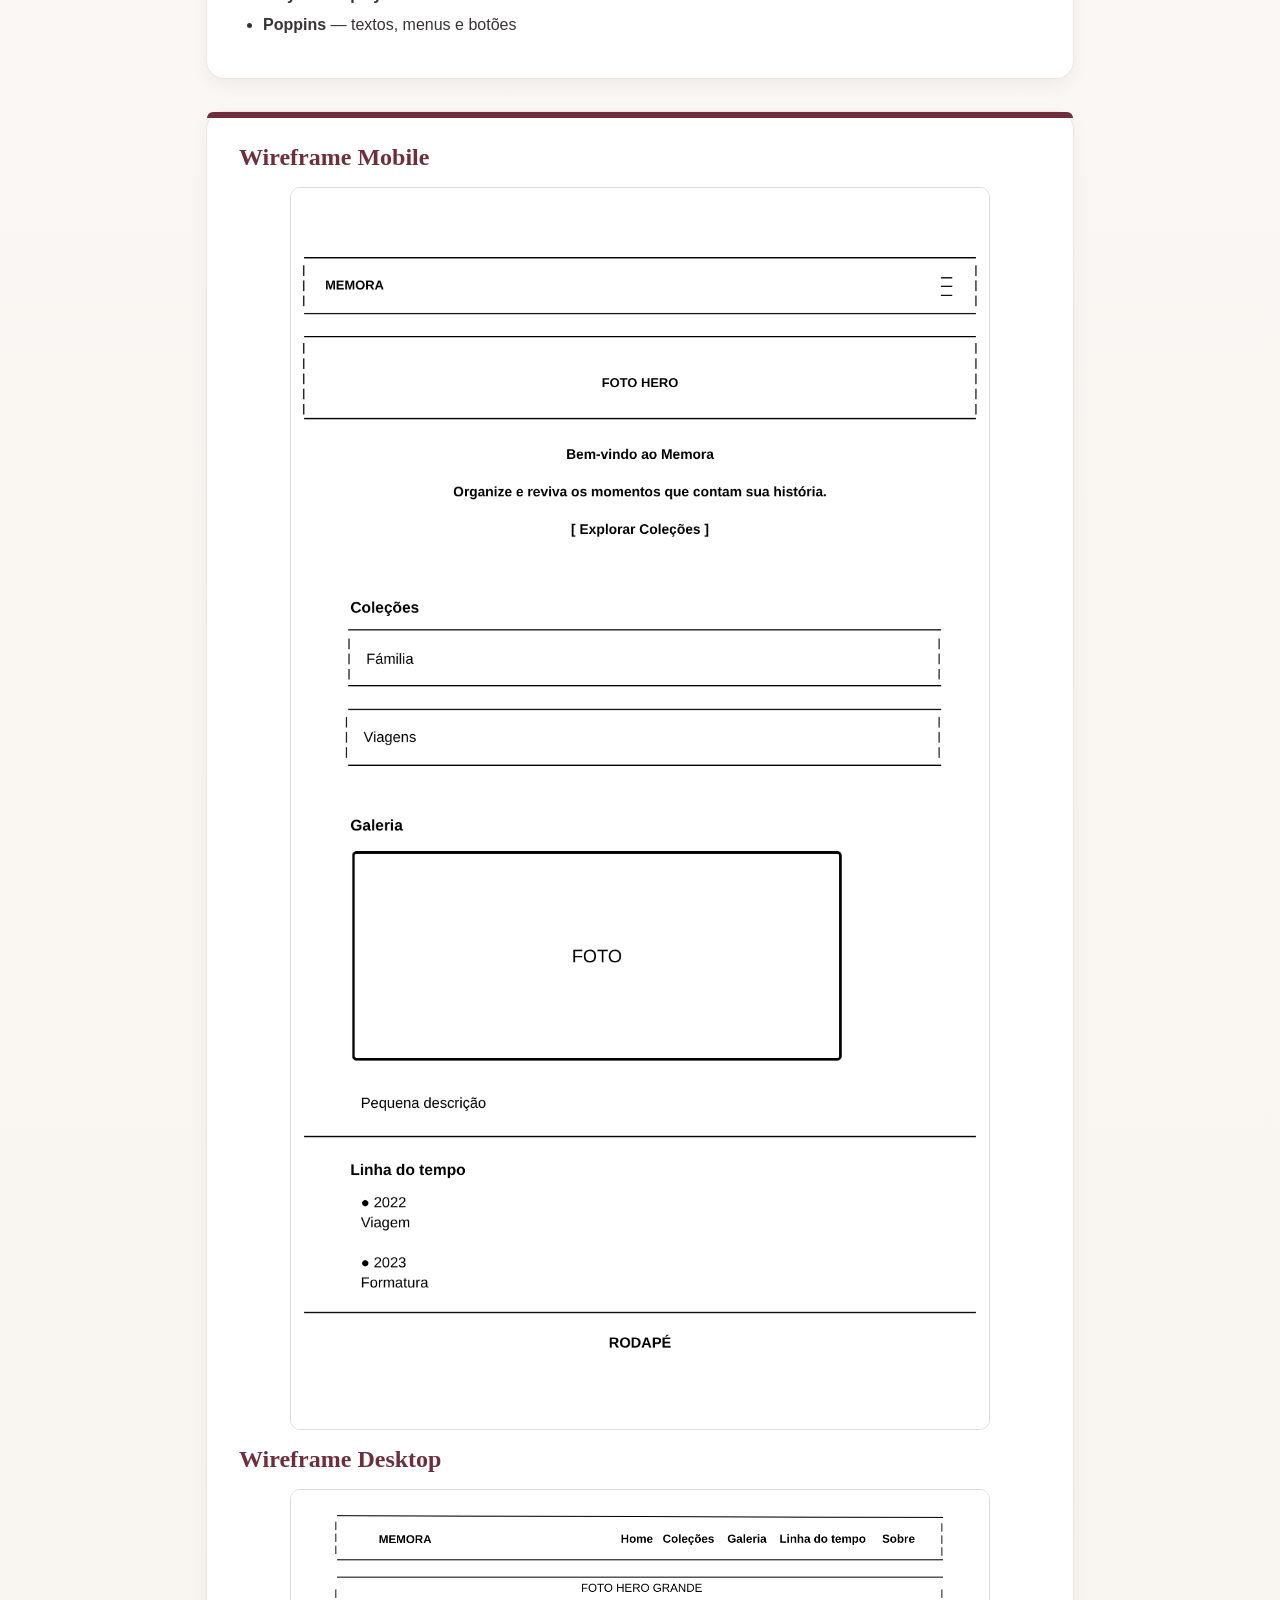
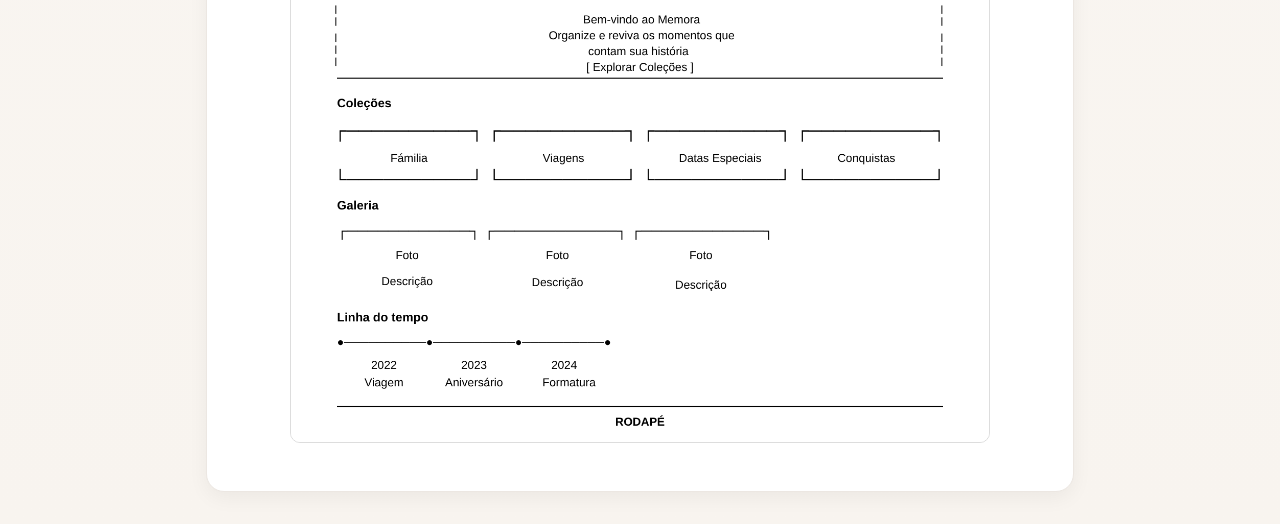
<file: projeto/planejamentodosite.html>
<!DOCTYPE html>
<html lang="pt-BR">
<head>
    <meta charset="UTF-8">
    <meta name="viewport" content="width=device-width, initial-scale=1.0">
    <meta name="description" content="Memora é um álbum digital para organizar e compartilhar momentos especiais em galerias, linhas do tempo e coleções temáticas.">
    <meta name="author" content="Karina Ventura">

    <title>Planejamento do Site - Memora</title>

    <link rel="stylesheet" href="planejamento.css">
</head>

<body>

    <header>
        <h1>Planejamento do Site</h1>

        <h2>Memora</h2>
    </header>

   <main>

    <section>
        <h2>Nome do Site</h2>

        <h3>Memora</h3>

        <p>
            O nome "Memora" foi escolhido por ser curto, fácil de lembrar e representar
            a ideia de preservar lembranças e momentos especiais.
        </p>

    </section>

    <section>

        <h2>Finalidade do Site</h2>

        <p>
        O Memora é um álbum digital criado para organizar e revisitar os momentos mais especiais
        da vida. O site reunirá galerias de fotos organizadas por categorias, como família, viagens,
        aniversários e conquistas, permitindo que os usuários encontrem cada registro por meio de 
        filtros, pesquisa e uma linha do tempo interativa.
        </p>

    </section>

    <section>

        <h2>Cenários</h2>

        <ul>
            <li>Como posso encontrar as fotos de uma viagem específica?</li>

            <li>Onde estão organizados os registros dos aniversários da minha família?</li>

        </ul>

    </section>

    <section>

        <h2>Esquema de Cores</h2>

        <div class="color-card">
            <h3>Marsala (#7A3E48)</h3>
            <p>Usado no cabeçalho, títulos e botões.</p>
        </div>

        <div class="color-card">
            <h3>Terracota (#C98C6B)</h3>
            <p>Aplicada em detalhes, links e elementos de apoio.</p>
        </div>
        
        <div class="color-card">
            <h3>Bege Claro (#FAF7F2)</h3>
            <p>Cor de fundo principal do site</p>
        </div>

        <div class="color-card">
            <h3>Branco (#FFFFFF)</h3>
            <p>Usado nos cartões e áreas de conteúdo</p>
        </div>

        <div class="color-card">
            <h3>Marrom Escuro (#3B3533)</h3>
            <p>Cor utilizada para o texto principal.</p>
        </div>

    </section>

    <section>

        <h2>Tipografia</h2>

        <ul>

        <li><strong>Playfair Display</strong> — títulos e nome do site</li>

        <li><strong>Poppins</strong> — textos, menus e botões</li>

        </ul>

    </section>

    <section>

        <h2>Wireframe Mobile</h2>

        <img src="../imagens/wireframe-mobile.png" alt="Wireframe para celular">

        <h2>Wireframe Desktop</h2>

        <img src="../imagens/wireframe-desktop.png" alt="Wireframe para computador">

    </section>

    </main>

</body>
</html>
</file>
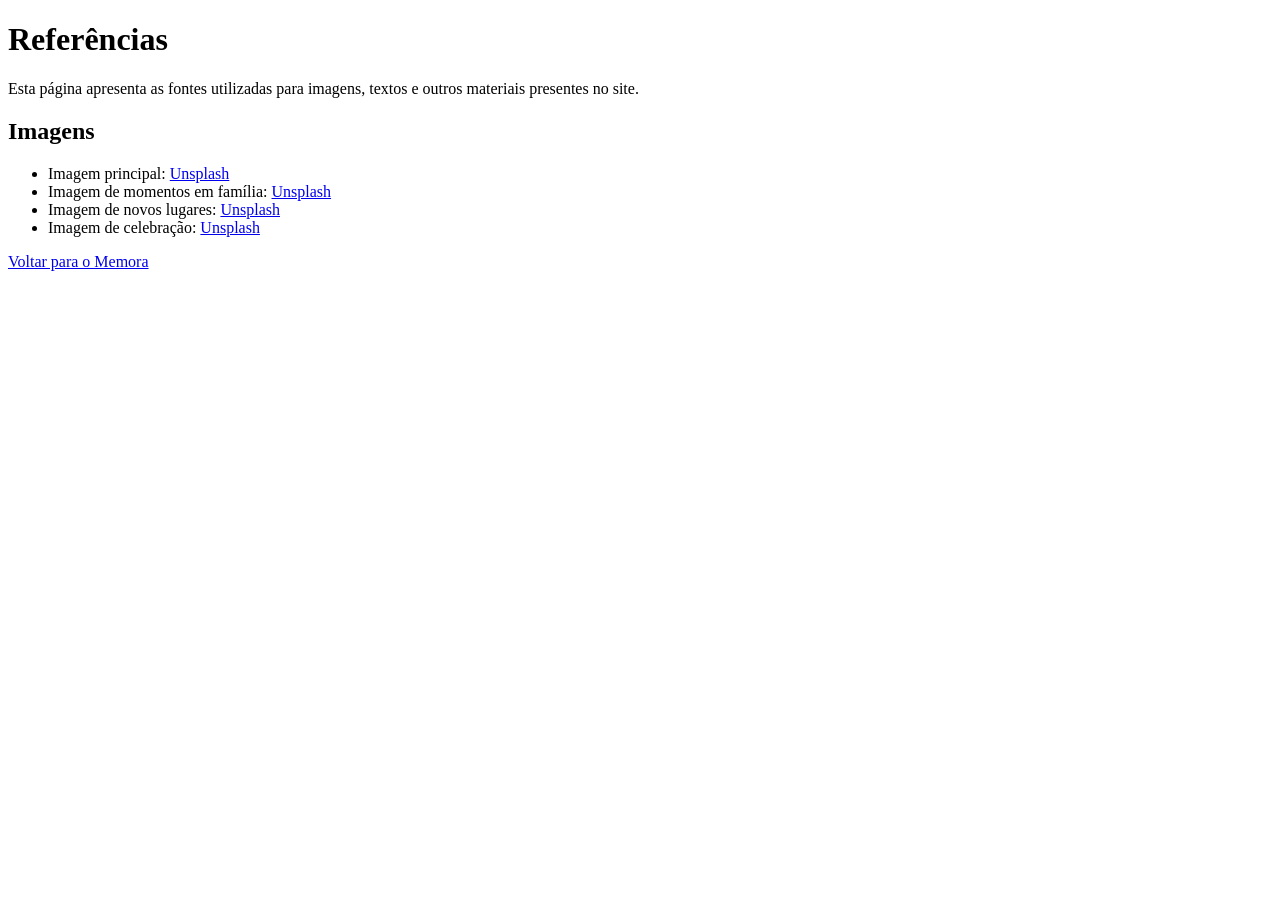
<file: projeto/referencias.html>
<!DOCTYPE html>
<html lang="pt-BR">
<head>
    <meta charset="UTF-8">
    <meta name="viewport" content="width=device-width, initial-scale=1.0">
    <meta name="description" content="Referências utilizadas no desenvolvimento do site Memora.">
    <meta name="author" content="Karina Ventura">

    <title>Memora | Referências</title>
</head>

<body>

    <header>
        <h1>Referências</h1>
    </header>

    <main>

        <p>
            Esta página apresenta as fontes utilizadas para imagens,
            textos e outros materiais presentes no site.
        </p>

        <h2>Imagens</h2>

        <ul>
            <li>
                Imagem principal:
                <a href="https://unsplash.com/pt-br/fotografias/flores-roxas-no-livro-aberto-marrom-1tCQcTjLoRQ">
                    Unsplash
                </a>
            </li>

            <li>
                Imagem de momentos em família:
                <a href="https://unsplash.com/pt-br/fotografias/um-grupo-de-pessoas-de-maos-dadas-em-frente-a-arvores-7qrFkW3pgAg">
                    Unsplash
                </a>
            </li>

            <li>
                Imagem de novos lugares:
                <a href="https://unsplash.com/pt-br/fotografias/homem-tirando-foto-de-baloes-de-ar-quente-eOcyhe5-9sQ">
                    Unsplash
                </a>
            </li>

            <li>
                Imagem de celebração:
                <a href="https://unsplash.com/pt-br/fotografias/mulher-na-camisa-branca-da-manga-comprida-que-segura-o-copo-de-vinho-transparente-ocb4ft1qyjA">
                    Unsplash
                </a>
            </li>
            
        </ul>

    </main>

    <footer>
        <a href="index.html">Voltar para o Memora</a>
    </footer>

</body>
</html>
</file>
<file: estilos/base.css>
* {
    margin: 0;
    padding: 0;
    box-sizing: border-box;
}

body {
    font-family: "Roboto", sans-serif;
    background-color: #f4f4f4;
    color: #333;
    line-height: 1.6;
}

header {
    background-color: #1f3a5f;
    color: white;
    text-align: center;
    padding: 1.5rem;
}

header h1 {
    font-family: "Merriweather", serif;
    margin-bottom: 1rem;
}

nav {
    display: flex;
    justify-content: center;
    gap: 2rem;
    background-color: #2f4f6f;
    padding: 1rem;
}

nav a {
    color: white;
    text-decoration: none;
    font-weight: 500;
}

nav a:hover {
    text-decoration: underline;
}

main {
    max-width: 1000px;
    margin: 2rem auto;
    display: grid;
    grid-template-columns: 1fr 1fr;
    gap: 2rem;
    padding: 0 1rem;
}

main h1 {
    grid-column: 1 / 3;
    text-align: center;
    margin-bottom: 1rem;
}

.card {
    background-color: white;
    border: 1px solid #ccc;
    border-radius: 8px;
    padding: 1.5rem;
}

.card h2 {
    background-color: #1f3a5f;
    color: white;
    text-align: center;
    padding: .75rem;
    margin: -1.5rem -1.5rem 1.5rem -1.5rem;
}

.card img {
    display: block;
    width: 200px;
    margin: 0 auto 1rem;
}

footer {
    background-color: #1f3a5f;
    color: white;
    text-align: center;
    padding: 1.5rem;
}

footer p {
    margin: .4rem 0;
}
</file>
<file: estilos/projeto.css>
:root {
    --primary: #7A3E48;
    --accent: #C98C6B;
    --background: #FAF7F2;
    --surface: #FFFFFF;
    --text: #3B3533;
}

* {
    box-sizing: border-box;
    margin: 0;
    padding: 0;
}

body {
    background: var(--background);
    color: var(--text);
    font-family: "Poppins", sans-serif;
    line-height: 1.6;
}

h1,
h2,
h3,
.logo {
    font-family: "Playfair Display", serif;
}

img {
    max-width: 100%;
    display: block;
}

a {
    color: inherit;
    text-decoration: none;
}

main {
    max-width: 1100px;
    margin: 0 auto;
    padding: 2rem 1.25rem;
}

header {
    background: var(--surface);
    border-bottom: 1px solid #ECE7E2;
    box-shadow: 0 2px 12px rgba(0, 0, 0, 0.04);
}

.header-content {
    max-width: 1100px;
    margin: 0 auto;
    padding: 1rem 1.25rem;

    display: flex;
    align-items: center;
    justify-content: space-between;
}

.logo {
    color: var(--primary);
    font-size: 1.8rem;
    font-weight: 700;
}

header nav {
    display: flex;
    gap: 1.5rem;
}

header nav a {
    font-weight: 500;
}

header nav a:hover,
footer a:hover {
    color: var(--accent);
}

.menu-button {
    display: none;
}

.hero {
    display: grid;
    grid-template-columns: 1fr 1fr;
    align-items: center;
    gap: 3rem;

    padding: 3rem 0;
}

.hero-image img {
    width: 100%;
    border-radius: 20px;
}

.hero-content {
    text-align: left;
}

.eyebrow {
    color: var(--accent);
    font-size: 0.8rem;
    font-weight: 600;
    letter-spacing: 0.12em;
    margin-bottom: 0.5rem;
}

.hero h1,
.page-intro h1 {
    color: var(--primary);
    font-size: clamp(2.2rem, 5vw, 3.5rem);
    line-height: 1.15;
    margin-bottom: 1rem;
}

.button {
    display: inline-block;

    margin-top: 1.25rem;
    padding: 0.8rem 1.5rem;

    background: var(--primary);
    color: white;

    border: none;
    border-radius: 8px;

    font-family: "Poppins", sans-serif;
    font-weight: 600;

    cursor: pointer;
}

.button:hover {
    background: var(--accent);
}

section {
    margin-bottom: 4rem;
}

.section-heading {
    margin-bottom: 2rem;
}

.section-heading h2 {
    color: var(--primary);
    font-size: 2rem;
}

.collection-grid {
    display: grid;
    grid-template-columns: repeat(4, 1fr);
    gap: 1.25rem;
}

.collection-card {
    background: var(--surface);
    border: 1px solid #ECE7E2;
    border-radius: 16px;
    padding: 1.5rem;

    box-shadow: 0 6px 20px rgba(0, 0, 0, 0.05);

    transition: transform 0.2s ease;
}

.collection-card:hover {
    transform: translateY(-4px);
}

.collection-card h3 {
    color: var(--primary);
    margin-bottom: 0.5rem;
}

.photo-grid {
    display: grid;
    grid-template-columns: repeat(3, 1fr);
    gap: 1.25rem;
}

.photo-card {
    background: var(--surface);
    border-radius: 16px;
    overflow: hidden;

    box-shadow: 0 6px 20px rgba(0, 0, 0, 0.05);
}

.photo-card img {
    width: 100%;
    aspect-ratio: 4 / 3;
    object-fit: cover;
}

.photo-card-content {
    padding: 1rem;
}

form {
    display: grid;
    gap: 0.75rem;
    max-width: 700px;
}

input,
select,
textarea {
    width: 100%;
    padding: 0.8rem;

    border: 1px solid #D8D0CA;
    border-radius: 8px;

    background: var(--surface);
    color: var(--text);

    font: inherit;
}

textarea {
    resize: vertical;
}

input:focus,
select:focus,
textarea:focus {
    outline: 2px solid var(--accent);
    outline-offset: 2px;
}

@media (max-width: 700px) {

    header nav {
        display: none;
        flex-direction: column;
        width: 100%;
        padding-top: 1rem;
        order: 3;
        flex-basis: 100%;
    }

    header nav.open {
        display: flex;
    }

    header nav a {
        padding: 0.5rem 0;
    }

    .header-content {
        flex-wrap: wrap;
    }

    .menu-button {
        display: block;

        background: none;
        border: none;

        color: var(--primary);
        font-size: 1.5rem;

        cursor: pointer;
    }

    .hero {
        grid-template-columns: 1fr;
        text-align: center;
    }

    .hero-content {
        text-align: center;
    }

    .collection-grid {
        grid-template-columns: 1fr;
    }

    .photo-grid {
        grid-template-columns: 1fr;
    }

    .timeline-card {
    grid-template-columns: 1fr;
    }

    .timeline-card img {
        height: 200px;
    }
}

#timeline {
    display: grid;
    gap: 1.5rem;
}

.timeline-card {
    display: grid;
    grid-template-columns: 220px 1fr;

    background: var(--surface);
    border-radius: 16px;
    overflow: hidden;

    box-shadow: 0 6px 20px rgba(0, 0, 0, 0.05);
}

.timeline-card img {
    width: 100%;
    height: 100%;
    min-height: 180px;
    object-fit: cover;
}

.timeline-card-content {
    padding: 1.5rem;
}

.timeline-card h3 {
    color: var(--primary);
    margin-bottom: 0.5rem;
}

.timeline-card time {
    display: block;
    margin-bottom: 0.75rem;
    font-size: 0.9rem;
}
</file>
<file: estilos/formulario.css>
* {
    margin: 0;
    padding: 0;
    box-sizing: border-box;
}

:root {
    --primary: #4b004b;
    --background: #d9d3d8;
    --white: #ffffff;
    --border: #b8b8b8;
    --text: #222;
}

body {
    font-family: Arial, Helvetica, sans-serif;
    background: #f2f2f2;
    color: var(--text);
    line-height: 1.5;
}

header {
    width: 100%;
    background: #4b004b;
    color: white;
    text-align: center;
    padding: 25px;
}

header h1 {
    font-size: 2rem;
}

main {
    width: 90%;
    max-width: 550px;
    margin: 20px auto;
    background: #d8d1d8;
    padding: 25px;
}

.campo {
    display: flex;
    flex-direction: column;
    margin-bottom: 25px;
}

.campo > label {
    display: block;
    font-weight: bold;
    margin-bottom: 10px;
}

.campo span {
    color: #7b0000;
}

.campo small {
    color: #003366;
    font-style: italic;
    font-weight: normal;
}

select,
input[type="text"],
input[type="date"],
textarea {
    display: block;
    width: 100%;
    margin-top: 8px;
    padding: 12px;
    border: 1px solid #bbb;
    border-radius: 4px;
}

textarea {
    resize: vertical;
    min-height: 140px;
}

.rating {
    display: flex;
    justify-content: space-around;
    align-items: flex-start;
    margin-top: 10px;
}

.rating label {
    display: flex;
    flex-direction: column;
    align-items: center;
    gap: 8px;
    font-weight: normal;
}

.rating span {
    font-size: 1.8rem;
    line-height: 1;
}

.rating input {
    margin: 0;
}

.features {
    display: flex;
    flex-direction: column;
    margin-top: 10px;
}

.features label {
    display: flex;
    align-items: center;
    gap: 10px;
    margin: 8px 0;
    font-weight: normal;
}

.features input {
    width: 18px;
    height: 18px;
}

.botao {
    display: block;
    width: 100%;
    margin: 25px auto 0;
    padding: 15px;
    font-size: 1.2rem;
    font-weight: bold;
    text-align: center;
    border: 1px solid #999;
    background: #efefef;
    cursor: pointer;
}

.botao:hover {
    background: #ddd;
}

footer {
    background: var(--primary);
    color: white;
    text-align: center;
    padding: 20px;
}

footer p {
    margin: 5px 0;
}

@media (max-width: 600px) {

    main {
        margin: 0;
        padding: 20px;
    }

    .rating span {
        font-size: 1.6rem;
    }

    .botao {
        font-size: 1.1rem;
    }
}
</file>
<file: estilos/local.css>
:root {
    --primary-color: #006400;
    --secondary-color: #f7d117;
    --accent-color: #009c3b;
    --text-color: #222;
    --background-color: #ffffff;
}

* {
    margin: 0;
    padding: 0;
    box-sizing: border-box;
}

body {
    font-family: Arial, Helvetica, sans-serif;
    color: var(--text-color);
    background-color: var(--background-color);
}

header {
    background-color: var(--primary-color);
    color: white;
    text-align: center;
    padding: 1.5rem;
}

header h1 {
    font-size: 3rem;
}

.hero img {
    width: 100%;
    height: auto;
    display: block;
}

.data,
.weather {
    max-width: 700px;
    margin: 2rem auto;
    padding: 1.5rem;
}

.data h2,
.weather h2 {
    text-align: center;
    font-size: 2rem;
    margin-bottom: 1.5rem;
    color: var(--primary-color);
}

.information {
    text-align: center;
}

.information p {
    margin-bottom: 0.8rem;
    font-size: 1.1rem;
}

.information span:first-child {
    font-weight: bold;
}


footer {
    background-color: var(--primary-color);
    color: white;
    text-align: center;
    padding: 1.5rem;
}

footer p {
    margin: 0.5rem;
}

@media screen and (max-width: 600px) {

    header h1 {
        font-size: 2rem;
    }

    .data,
    .weather {
        padding: 1rem;
        margin: 1rem auto;
    }

    .weather h2::after {
        content: "";
    }
}

.weather-title {
    display: flex;
    justify-content: center;
    align-items: center;
    gap: 10px;
}

.weather-title img {
    width: 50px;
    height: 50px;
}
</file>
<file: estilos/templos.css>
* {
    margin: 0;
    padding: 0;
    box-sizing: border-box;
}

body {
    font-family: 'Roboto', sans-serif;
}

header {
    background-color: #264653;
    color: white;
    padding: 1rem;
}

header h1 {
    text-align: center;
    margin: 0;
}

#menu {
    display: block;
    margin: 1rem auto;
    font-size: 2rem;
    border: none;
    background: none;
    color: white;
    cursor: pointer;
}

nav {
    display: flex;
}

.navigation {
    display: none;
    flex-direction: column;
}

.navigation.open {
    display: flex;
}

.navigation a {
    color: white;
    text-decoration: none;
    padding: .75rem;
}

.navigation a:hover {
    background-color: #2a9d8f;
    border-radius: 5px;
}

main {
    max-width: 1200px;
    margin: 0 auto;
    padding: 1rem;
}

main h2 {
    text-align: center;
    margin-bottom: 1rem;
}

.galeria {
    display: grid;
    grid-template-columns: 1fr;
    gap: 1rem;
}

figure {
    text-align: center;
}


img {
    width: 100%;
    height: 250px;
    object-fit: cover;
    display: block;
    
}

footer {
    background-color: #264653;
    color: white;
    text-align: center;
    padding: 1rem;
    margin-top: 2rem;
}
</file>
<file: estilos/templos-grande.css>
@media screen and (min-width: 768px) {

    header {
        display: flex;
        justify-content: space-between;
        align-items: center;
        padding: 1rem 2rem;
    }

    header h1 {
        margin: 0;
    }

    #menu {
        display: none;
    }

    .navigation {
        display: flex;
        flex-direction: row;
        gap: 1.5rem;
    }

    .galeria {
        grid-template-columns: repeat(3, 1fr);
    }
}
</file>
<file: projeto/planejamento.css>
* {
    margin: 0;
    padding: 0;
    box-sizing: border-box;
}

:root {
    --primary: #6F2E3D;
    --accent: #D4A373;
    --background: #F9F5F1;
    --surface: #FFFFFF;
    --text: #383433;
}

body{
    background: linear-gradient(
        to bottom,
        #FCFAF8,
        #F8F4EF
    );

    color: var(--text);
    font-family: "Poppins", sans-serif;
}

header {
    background-color: var(--background);
    background: white;
    text-align: center;
    padding: 3rem 1rem 2rem;
    box-shadow: 0 2px 15px rgba(0,0,0,.05);
}

header h1 {
    font-family: "Playfair Display", serif;
    font-size: 2.8rem;
    color: var(--text);
    margin-bottom: .5rem;
}

header h2 {
    font-family: "Playfair Display", serif;
    font-size: 2rem;
    color: var(--primary);
    margin-bottom: .5rem;
}

header::after {
    content: "";
    display: block;
    width: 120px;
    height: 3px;
    background-color: var(--accent);
    margin: 2rem auto 0;
    border-radius: 999px;
}

main {
    max-width: 900px;
    margin: 2rem auto;
    padding: 0 1rem;
}

section {
    position: relative;
    background-color: white;
    margin-bottom: 2rem;
    padding: 2rem;
    border-radius: 18px;
    border:1px solid #ECE7E2;
    box-shadow: 0 6px 20px rgba(0,0,0,.05);
    transition:.3s;
}

section h2 {
    font-family: "Playfair Display", serif;
    color: var(--primary);
    margin-bottom: 1rem;
}

section h3 {
    color: var(--accent);
    margin-bottom: .75rem;
}

section::before{
    content:"";
    position:absolute;
    top:0;
    left:0;
    width:100%;
    height:6px;
    background:var(--primary);
    border-radius:
        18px 18px 0 0;
}

section:hover{
    transform:translateY(-4px);
    box-shadow:
        0 14px 28px rgba(0,0,0,.08);
}

ul {
    padding-left: 1.5rem;
}

li {
    margin-bottom: .75rem;
}

.color-card {
    background-color: #fff;
    border-left: 8px solid var(--primary);
    padding: 1rem;
    margin-bottom: 1rem;
    border-radius: 8px;
}

.color-card {
    transition: transform 0.3s ease, box-shadow 0.3s ease;
}

.color-card:hover {
    transform: translateY(-4px);
    box-shadow: 0 8px 18px rgba(0, 0, 0, 0.12);
}

img {
    width: 100%;
    max-width: 700px;
    display: block;
    margin: 1rem auto;
    border-radius: 10px;
    border: 1px solid #ddd;
}

footer {
    text-align: center;
    padding: 1.5rem;
    background-color: var(--primary);
    color: white;
    margin-top: 2rem;
}
</file>
